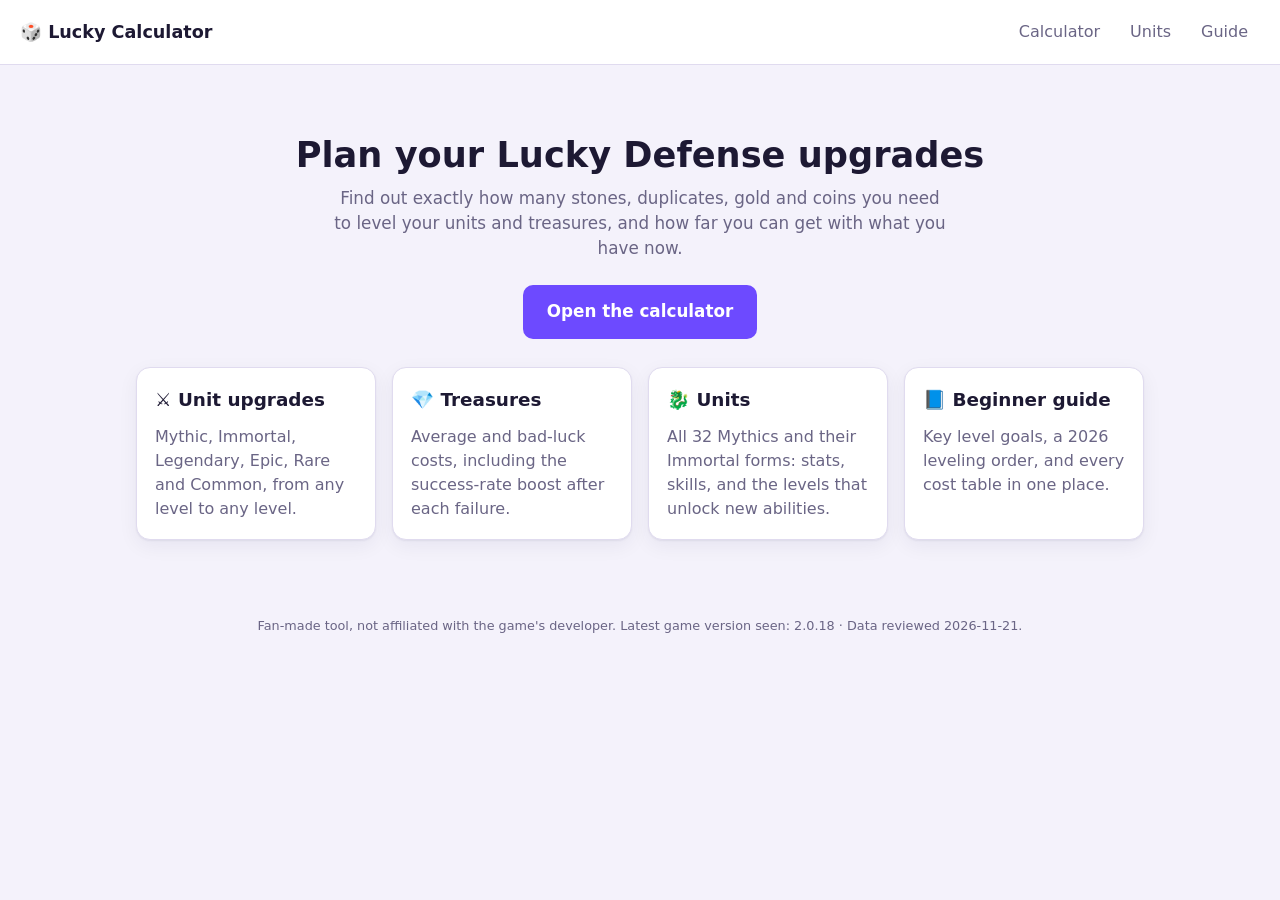
<file: index.html>
<!DOCTYPE html>
<html lang="en">
<head>
    <meta charset="UTF-8">
    <meta name="viewport" content="width=device-width, initial-scale=1.0">
    <title>Lucky Calculator</title>
    <link rel="stylesheet" href="style.css">
</head>
<body>
    <header class="site-header">
        <a class="brand" href="index.html">🎲 Lucky Calculator</a>
        <nav>
            <a href="calculator.html">Calculator</a>
            <a href="units.html">Units</a>
            <a href="beginnerGuide.html">Guide</a>
        </nav>
    </header>

    <main class="container">
        <section class="hero">
            <h1>Plan your Lucky Defense upgrades</h1>
            <p class="lead">Find out exactly how many stones, duplicates, gold and coins you need to level your units and treasures, and how far you can get with what you have now.</p>
            <a class="btn big" href="calculator.html">Open the calculator</a>
        </section>

        <div class="grid three">
            <a class="card link-card" href="calculator.html">
                <h2>⚔️ Unit upgrades</h2>
                <p>Mythic, Immortal, Legendary, Epic, Rare and Common, from any level to any level.</p>
            </a>
            <a class="card link-card" href="calculator.html">
                <h2>💎 Treasures</h2>
                <p>Average and bad-luck costs, including the success-rate boost after each failure.</p>
            </a>
            <a class="card link-card" href="units.html">
                <h2>🐉 Units</h2>
                <p>All 32 Mythics and their Immortal forms: stats, skills, and the levels that unlock new abilities.</p>
            </a>
            <a class="card link-card" href="beginnerGuide.html">
                <h2>📘 Beginner guide</h2>
                <p>Key level goals, a 2026 leveling order, and every cost table in one place.</p>
            </a>
        </div>
    </main>

    <footer class="site-footer">
        Fan-made tool, not affiliated with the game's developer. Latest game version seen: <span data-version></span> · Data reviewed <span data-reviewed></span>.
    </footer>

    <script src="data.js"></script>
    <script src="script.js"></script>
</body>
</html>
</file>
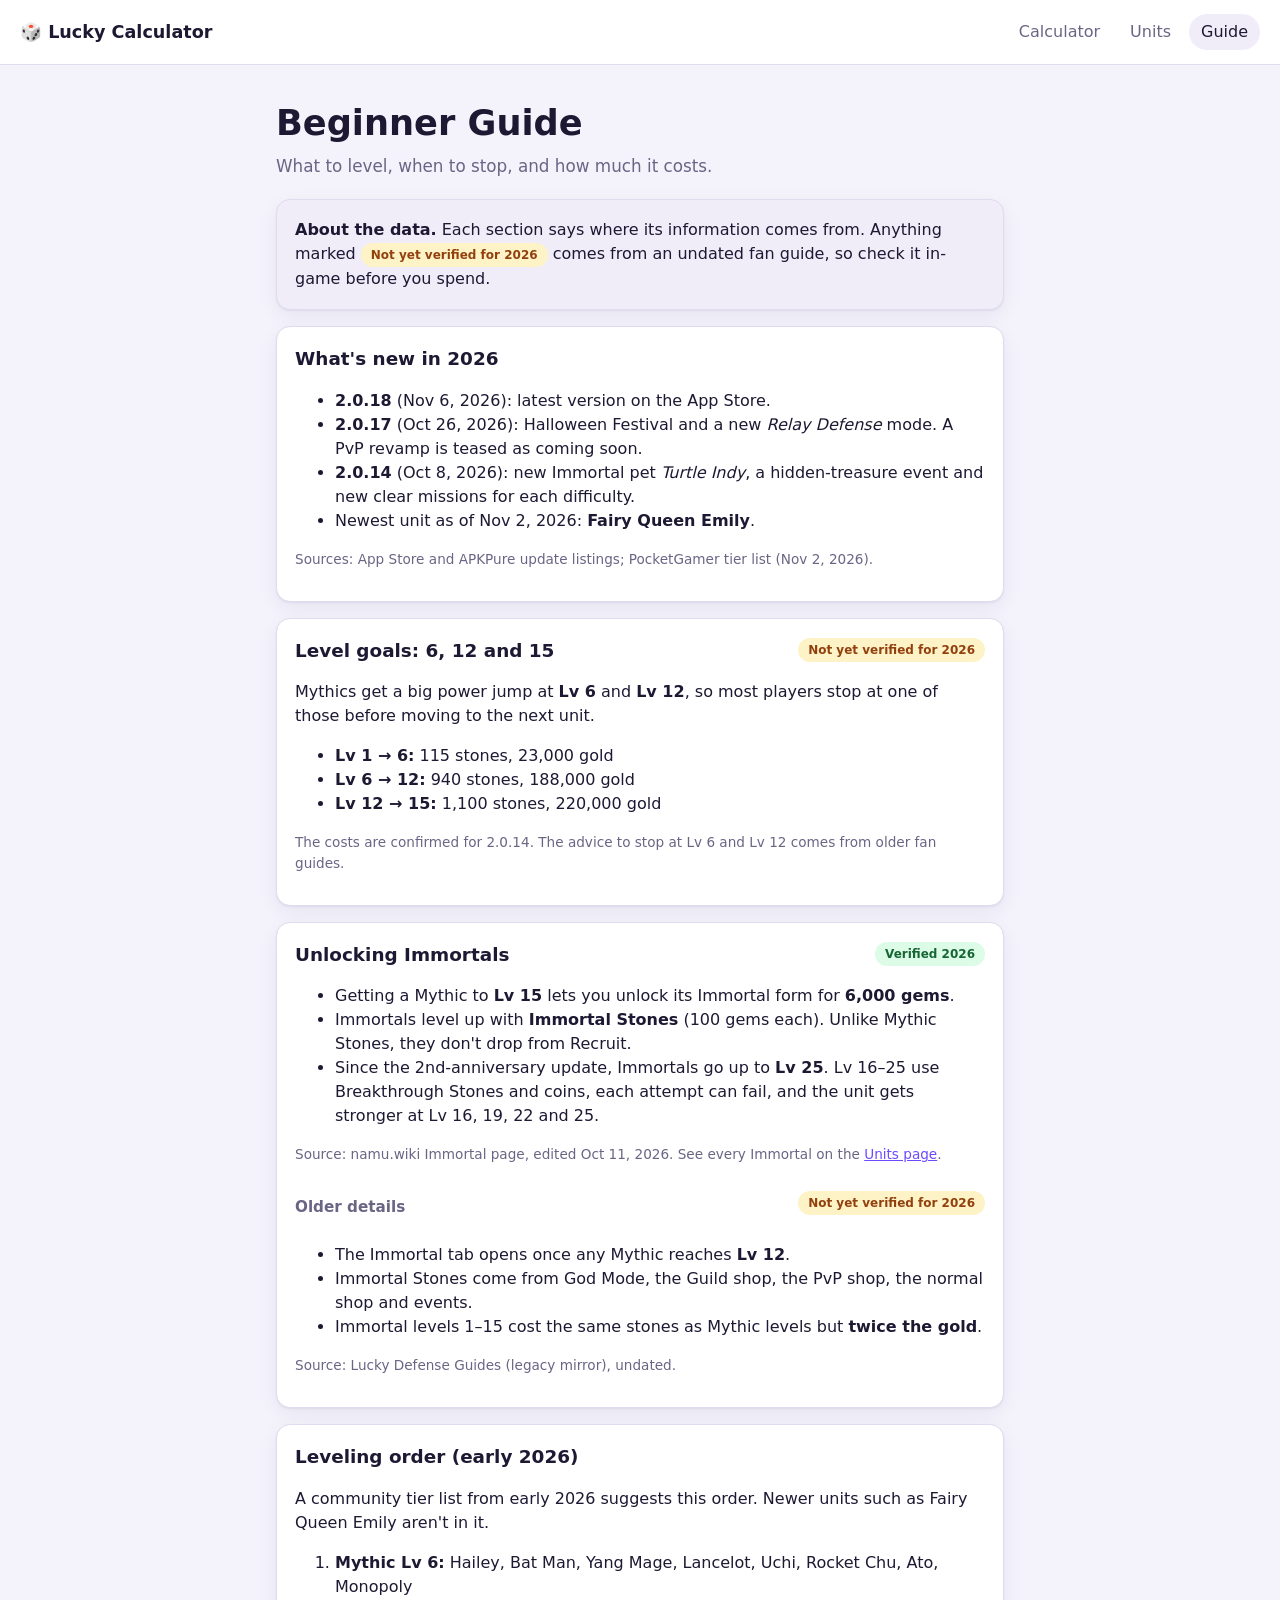
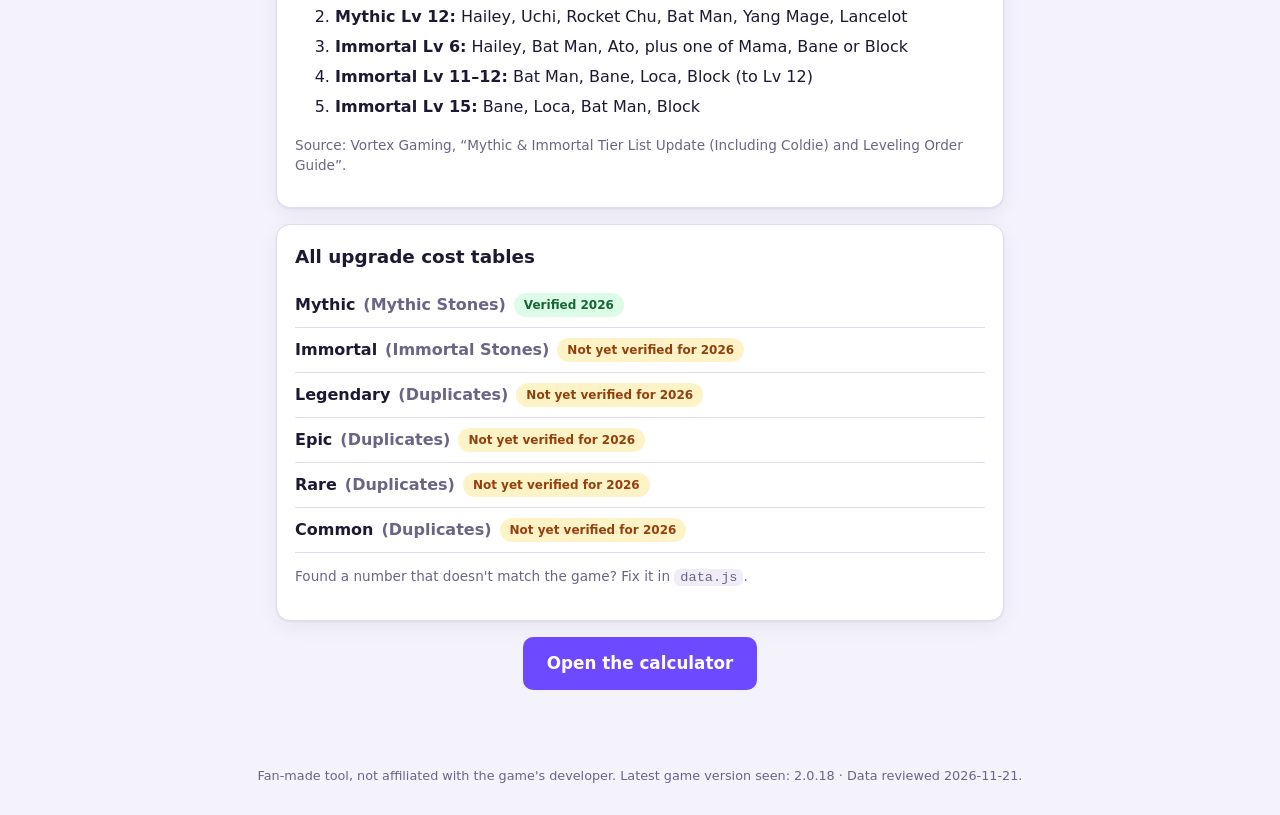
<file: beginnerGuide.html>
<!DOCTYPE html>
<html lang="en">
<head>
    <meta charset="UTF-8">
    <meta name="viewport" content="width=device-width, initial-scale=1.0">
    <title>Beginner Guide · Lucky Calculator</title>
    <link rel="stylesheet" href="style.css">
</head>
<body>
    <header class="site-header">
        <a class="brand" href="index.html">🎲 Lucky Calculator</a>
        <nav>
            <a href="calculator.html">Calculator</a>
            <a href="units.html">Units</a>
            <a href="beginnerGuide.html" aria-current="page">Guide</a>
        </nav>
    </header>

    <main class="container narrow">
        <h1>Beginner Guide</h1>
        <p class="lead">What to level, when to stop, and how much it costs.</p>

        <div class="card notice">
            <strong>About the data.</strong> Each section says where its information comes from.
            Anything marked <span class="badge warn">Not yet verified for 2026</span> comes from an undated fan guide,
            so check it in-game before you spend.
        </div>

        <section class="card">
            <h2>What's new in 2026</h2>
            <ul>
                <li><strong>2.0.18</strong> (Nov 6, 2026): latest version on the App Store.</li>
                <li><strong>2.0.17</strong> (Oct 26, 2026): Halloween Festival and a new <em>Relay Defense</em> mode. A PvP revamp is teased as coming soon.</li>
                <li><strong>2.0.14</strong> (Oct 8, 2026): new Immortal pet <em>Turtle Indy</em>, a hidden-treasure event and new clear missions for each difficulty.</li>
                <li>Newest unit as of Nov 2, 2026: <strong>Fairy Queen Emily</strong>.</li>
            </ul>
            <p class="muted small">Sources: App Store and APKPure update listings; PocketGamer tier list (Nov 2, 2026).</p>
        </section>

        <section class="card">
            <div class="card-head"><h2>Level goals: 6, 12 and 15</h2><span class="badge warn">Not yet verified for 2026</span></div>
            <p>Mythics get a big power jump at <strong>Lv 6</strong> and <strong>Lv 12</strong>, so most players stop at one of those before moving to the next unit.</p>
            <ul>
                <li><strong>Lv 1 → 6:</strong> 115 stones, 23,000 gold</li>
                <li><strong>Lv 6 → 12:</strong> 940 stones, 188,000 gold</li>
                <li><strong>Lv 12 → 15:</strong> 1,100 stones, 220,000 gold</li>
            </ul>
            <p class="muted small">The costs are confirmed for 2.0.14. The advice to stop at Lv 6 and Lv 12 comes from older fan guides.</p>
        </section>

        <section class="card">
            <div class="card-head"><h2>Unlocking Immortals</h2><span class="badge ok">Verified 2026</span></div>
            <ul>
                <li>Getting a Mythic to <strong>Lv 15</strong> lets you unlock its Immortal form for <strong>6,000 gems</strong>.</li>
                <li>Immortals level up with <strong>Immortal Stones</strong> (100 gems each). Unlike Mythic Stones, they don't drop from Recruit.</li>
                <li>Since the 2nd-anniversary update, Immortals go up to <strong>Lv 25</strong>. Lv 16–25 use Breakthrough Stones and coins, each attempt can fail, and the unit gets stronger at Lv 16, 19, 22 and 25.</li>
            </ul>
            <p class="muted small">Source: namu.wiki Immortal page, edited Oct 11, 2026. See every Immortal on the <a href="units.html">Units page</a>.</p>
            <div class="card-head"><h3>Older details</h3><span class="badge warn">Not yet verified for 2026</span></div>
            <ul>
                <li>The Immortal tab opens once any Mythic reaches <strong>Lv 12</strong>.</li>
                <li>Immortal Stones come from God Mode, the Guild shop, the PvP shop, the normal shop and events.</li>
                <li>Immortal levels 1–15 cost the same stones as Mythic levels but <strong>twice the gold</strong>.</li>
            </ul>
            <p class="muted small">Source: Lucky Defense Guides (legacy mirror), undated.</p>
        </section>

        <section class="card">
            <h2>Leveling order (early 2026)</h2>
            <p>A community tier list from early 2026 suggests this order. Newer units such as Fairy Queen Emily aren't in it.</p>
            <ol class="order">
                <li><strong>Mythic Lv 6:</strong> Hailey, Bat Man, Yang Mage, Lancelot, Uchi, Rocket Chu, Ato, Monopoly</li>
                <li><strong>Mythic Lv 12:</strong> Hailey, Uchi, Rocket Chu, Bat Man, Yang Mage, Lancelot</li>
                <li><strong>Immortal Lv 6:</strong> Hailey, Bat Man, Ato, plus one of Mama, Bane or Block</li>
                <li><strong>Immortal Lv 11–12:</strong> Bat Man, Bane, Loca, Block (to Lv 12)</li>
                <li><strong>Immortal Lv 15:</strong> Bane, Loca, Bat Man, Block</li>
            </ol>
            <p class="muted small">Source: Vortex Gaming, “Mythic &amp; Immortal Tier List Update (Including Coldie) and Leveling Order Guide”.</p>
        </section>

        <section class="card">
            <h2>All upgrade cost tables</h2>
            <div id="all-tables"></div>
            <p class="muted small">Found a number that doesn't match the game? Fix it in <code>data.js</code>.</p>
        </section>

        <p class="center"><a class="btn big" href="calculator.html">Open the calculator</a></p>
    </main>

    <footer class="site-footer">
        Fan-made tool, not affiliated with the game's developer. Latest game version seen: <span data-version></span> · Data reviewed <span data-reviewed></span>.
    </footer>

    <script src="data.js"></script>
    <script src="script.js"></script>
</body>
</html>
</file>
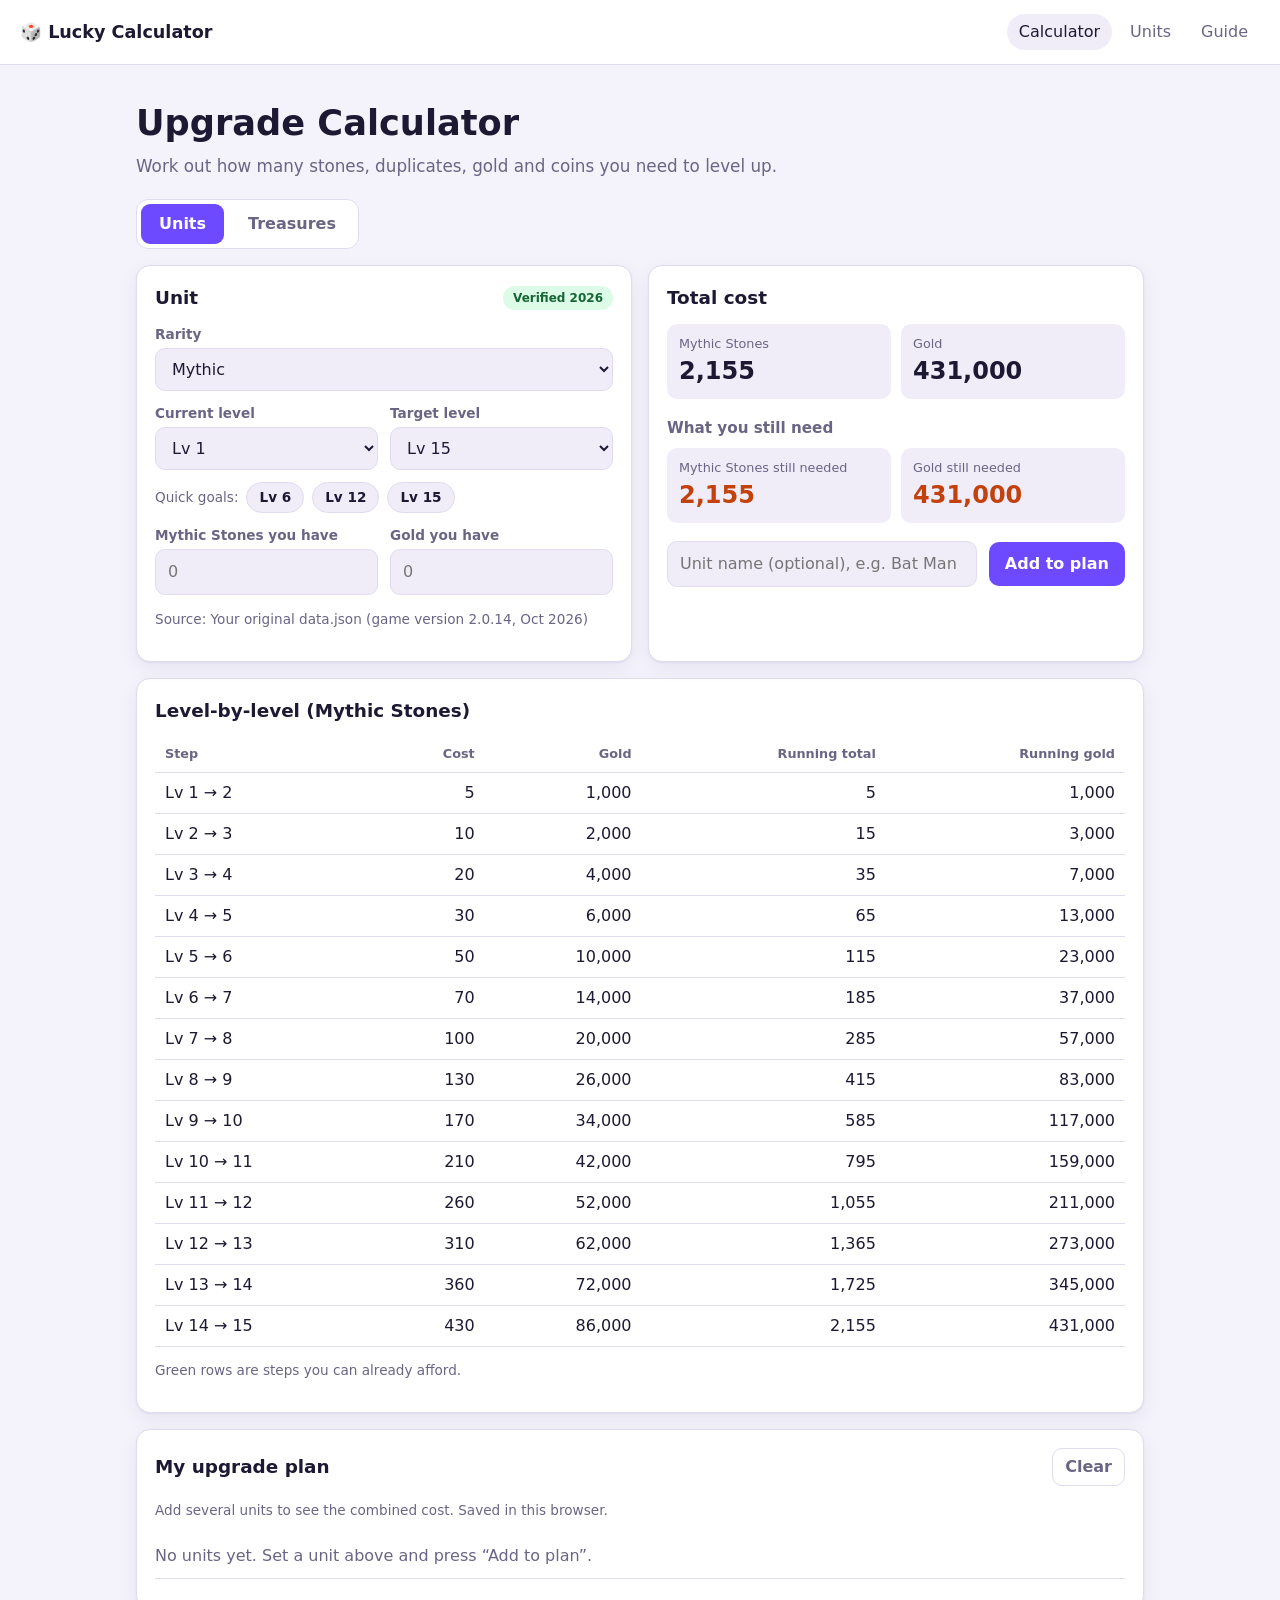
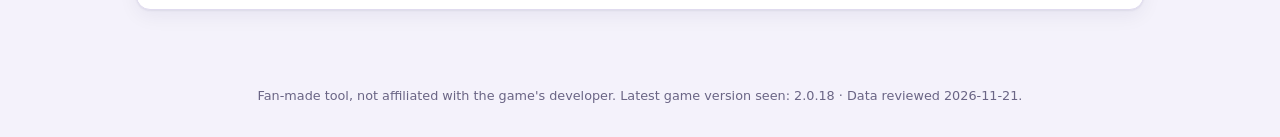
<file: calculator.html>
<!DOCTYPE html>
<html lang="en">
<head>
    <meta charset="UTF-8">
    <meta name="viewport" content="width=device-width, initial-scale=1.0">
    <title>Upgrade Calculator · Lucky Calculator</title>
    <link rel="stylesheet" href="style.css">
</head>
<body>
    <header class="site-header">
        <a class="brand" href="index.html">🎲 Lucky Calculator</a>
        <nav>
            <a href="calculator.html" aria-current="page">Calculator</a>
            <a href="units.html">Units</a>
            <a href="beginnerGuide.html">Guide</a>
        </nav>
    </header>

    <main class="container">
        <h1>Upgrade Calculator</h1>
        <p class="lead">Work out how many stones, duplicates, gold and coins you need to level up.</p>

        <div class="tabs" role="tablist">
            <button role="tab" data-panel="panel-units">Units</button>
            <button role="tab" data-panel="panel-treasure">Treasures</button>
        </div>

        <!-- Units -->
        <section id="panel-units" role="tabpanel">
            <div class="grid">
                <div class="card">
                    <div class="card-head">
                        <h2>Unit</h2>
                        <span id="unit-badge"></span>
                    </div>

                    <label for="unit-type">Rarity</label>
                    <select id="unit-type"></select>

                    <div class="row">
                        <div>
                            <label for="unit-from">Current level</label>
                            <select id="unit-from"></select>
                        </div>
                        <div>
                            <label for="unit-to">Target level</label>
                            <select id="unit-to"></select>
                        </div>
                    </div>

                    <div class="chips" aria-label="Common goals">
                        <span class="muted small">Quick goals:</span>
                        <button class="chip" data-target="6">Lv 6</button>
                        <button class="chip" data-target="12">Lv 12</button>
                        <button class="chip" data-target="15">Lv 15</button>
                    </div>

                    <div class="row">
                        <div>
                            <label for="own-amount" id="own-amount-label">Stones you have</label>
                            <input id="own-amount" type="number" min="0" inputmode="numeric" placeholder="0">
                        </div>
                        <div>
                            <label for="own-gold">Gold you have</label>
                            <input id="own-gold" type="number" min="0" inputmode="numeric" placeholder="0">
                        </div>
                    </div>
                    <p class="muted small" id="unit-source"></p>
                </div>

                <div class="card">
                    <h2>Total cost</h2>
                    <div class="stats" id="unit-total"></div>
                    <h3>What you still need</h3>
                    <div class="stats" id="unit-need"></div>
                    <p id="unit-reach" class="reach"></p>
                    <div class="row add-row">
                        <input id="unit-name" type="text" placeholder="Unit name (optional), e.g. Bat Man" aria-label="Unit name">
                        <button id="add-plan" class="btn">Add to plan</button>
                    </div>
                </div>
            </div>

            <div class="card">
                <h2>Level-by-level (<span id="res-label">Stones</span>)</h2>
                <div class="table-wrap">
                    <table class="data">
                        <thead><tr><th>Step</th><th>Cost</th><th>Gold</th><th>Running total</th><th>Running gold</th></tr></thead>
                        <tbody id="unit-breakdown"></tbody>
                    </table>
                </div>
                <p class="muted small">Green rows are steps you can already afford.</p>
            </div>

            <div class="card">
                <div class="card-head">
                    <h2>My upgrade plan</h2>
                    <button id="clear-plan" class="btn ghost">Clear</button>
                </div>
                <p class="muted small">Add several units to see the combined cost. Saved in this browser.</p>
                <ul class="plan" id="plan-list"></ul>
                <div class="stats" id="plan-total"></div>
            </div>
        </section>

        <!-- Treasures -->
        <section id="panel-treasure" role="tabpanel" hidden>
            <div class="grid">
                <div class="card">
                    <div class="card-head">
                        <h2>Treasure</h2>
                        <span id="tr-badge"></span>
                    </div>
                    <div class="row">
                        <div>
                            <label for="tr-from">Current level</label>
                            <select id="tr-from"></select>
                        </div>
                        <div>
                            <label for="tr-to">Target level</label>
                            <select id="tr-to"></select>
                        </div>
                    </div>
                    <p class="muted small">Treasure upgrades can fail. Each failure raises the success rate a little, up to 10 times, so costs here are averages.</p>
                    <p class="muted small" id="tr-source"></p>
                </div>
                <div class="card">
                    <h2>Average cost</h2>
                    <div class="stats" id="tr-total"></div>
                    <h3>Bad-luck budget</h3>
                    <p class="muted small">9 out of 10 players finish within this.</p>
                    <div class="stats" id="tr-bad"></div>
                </div>
            </div>
            <div class="card">
                <h2>Level-by-level</h2>
                <div class="table-wrap">
                    <table class="data">
                        <thead><tr><th>Step</th><th>Success rate (+ per fail)</th><th>Cost per try</th><th>Avg tries</th><th>90% within</th></tr></thead>
                        <tbody id="tr-breakdown"></tbody>
                    </table>
                </div>
            </div>
        </section>
    </main>

    <footer class="site-footer">
        Fan-made tool, not affiliated with the game's developer. Latest game version seen: <span data-version></span> · Data reviewed <span data-reviewed></span>.
    </footer>

    <script src="data.js"></script>
    <script src="script.js"></script>
</body>
</html>
</file>
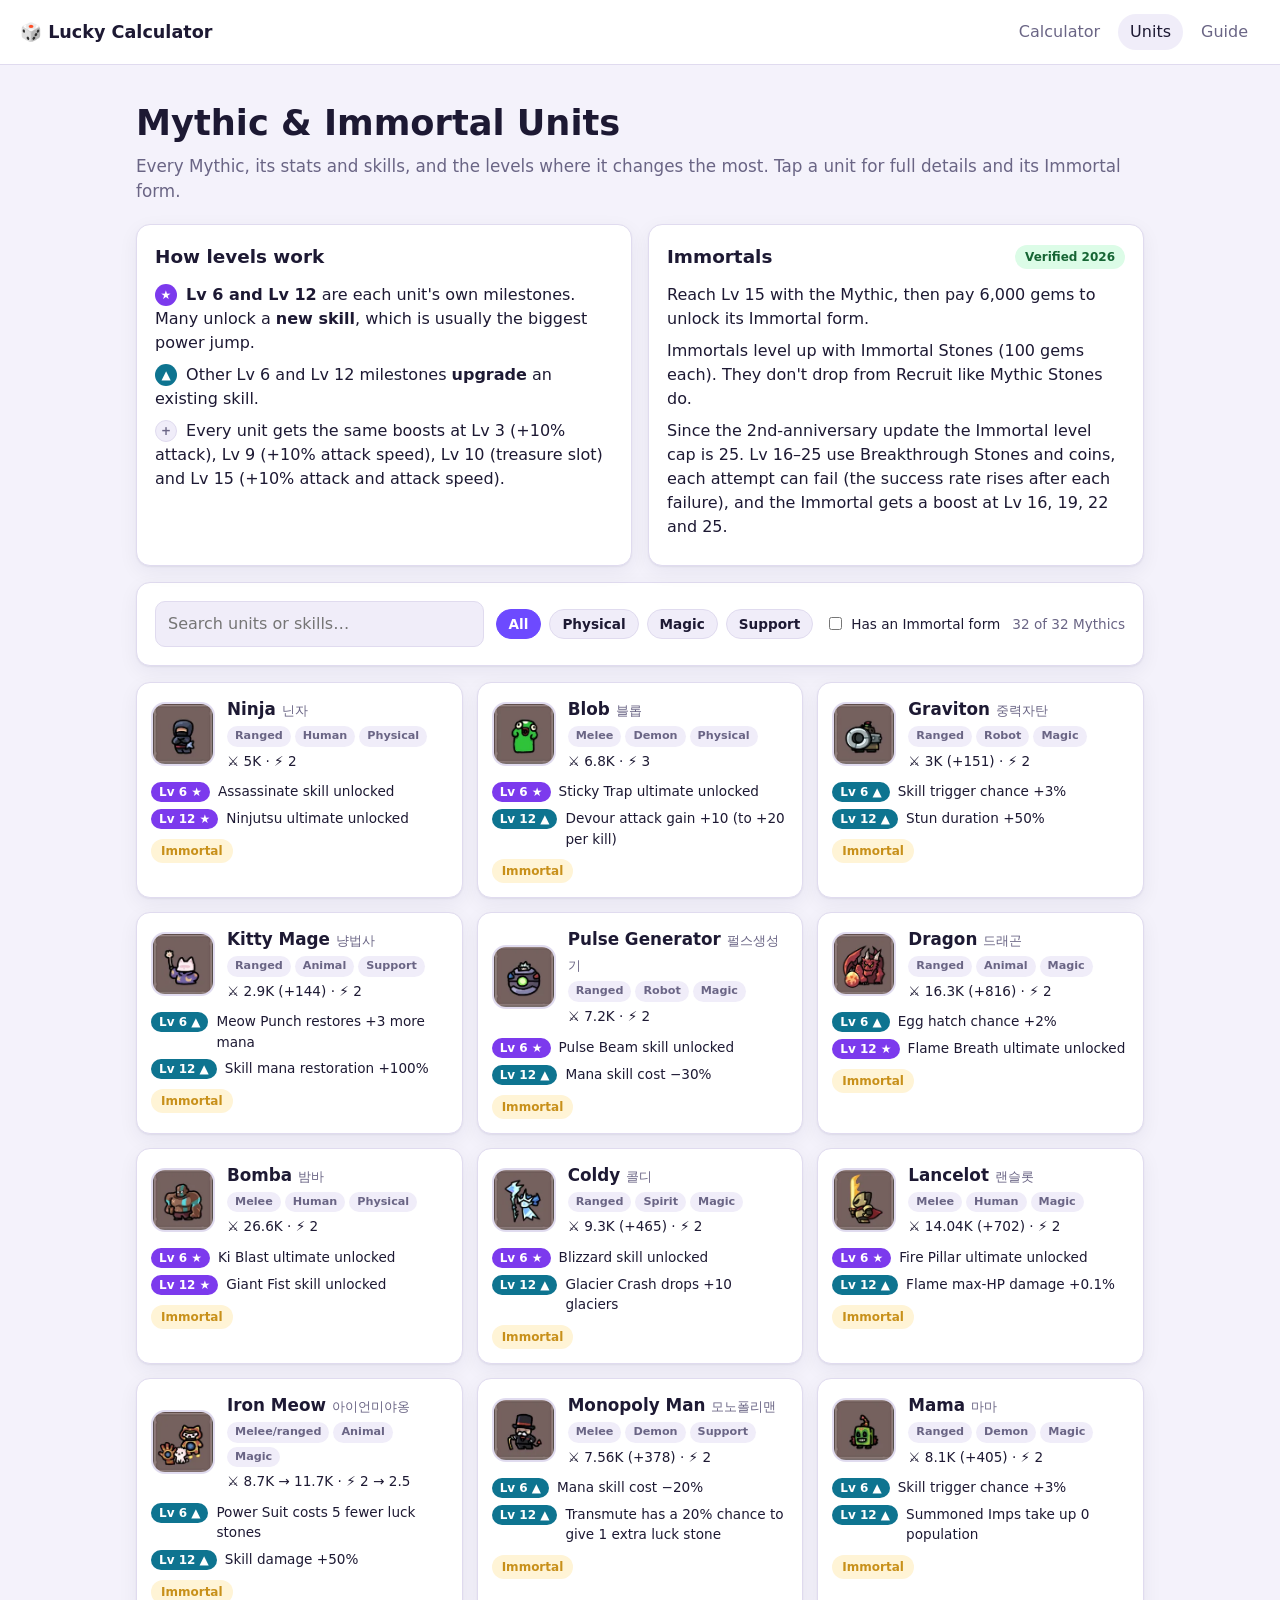
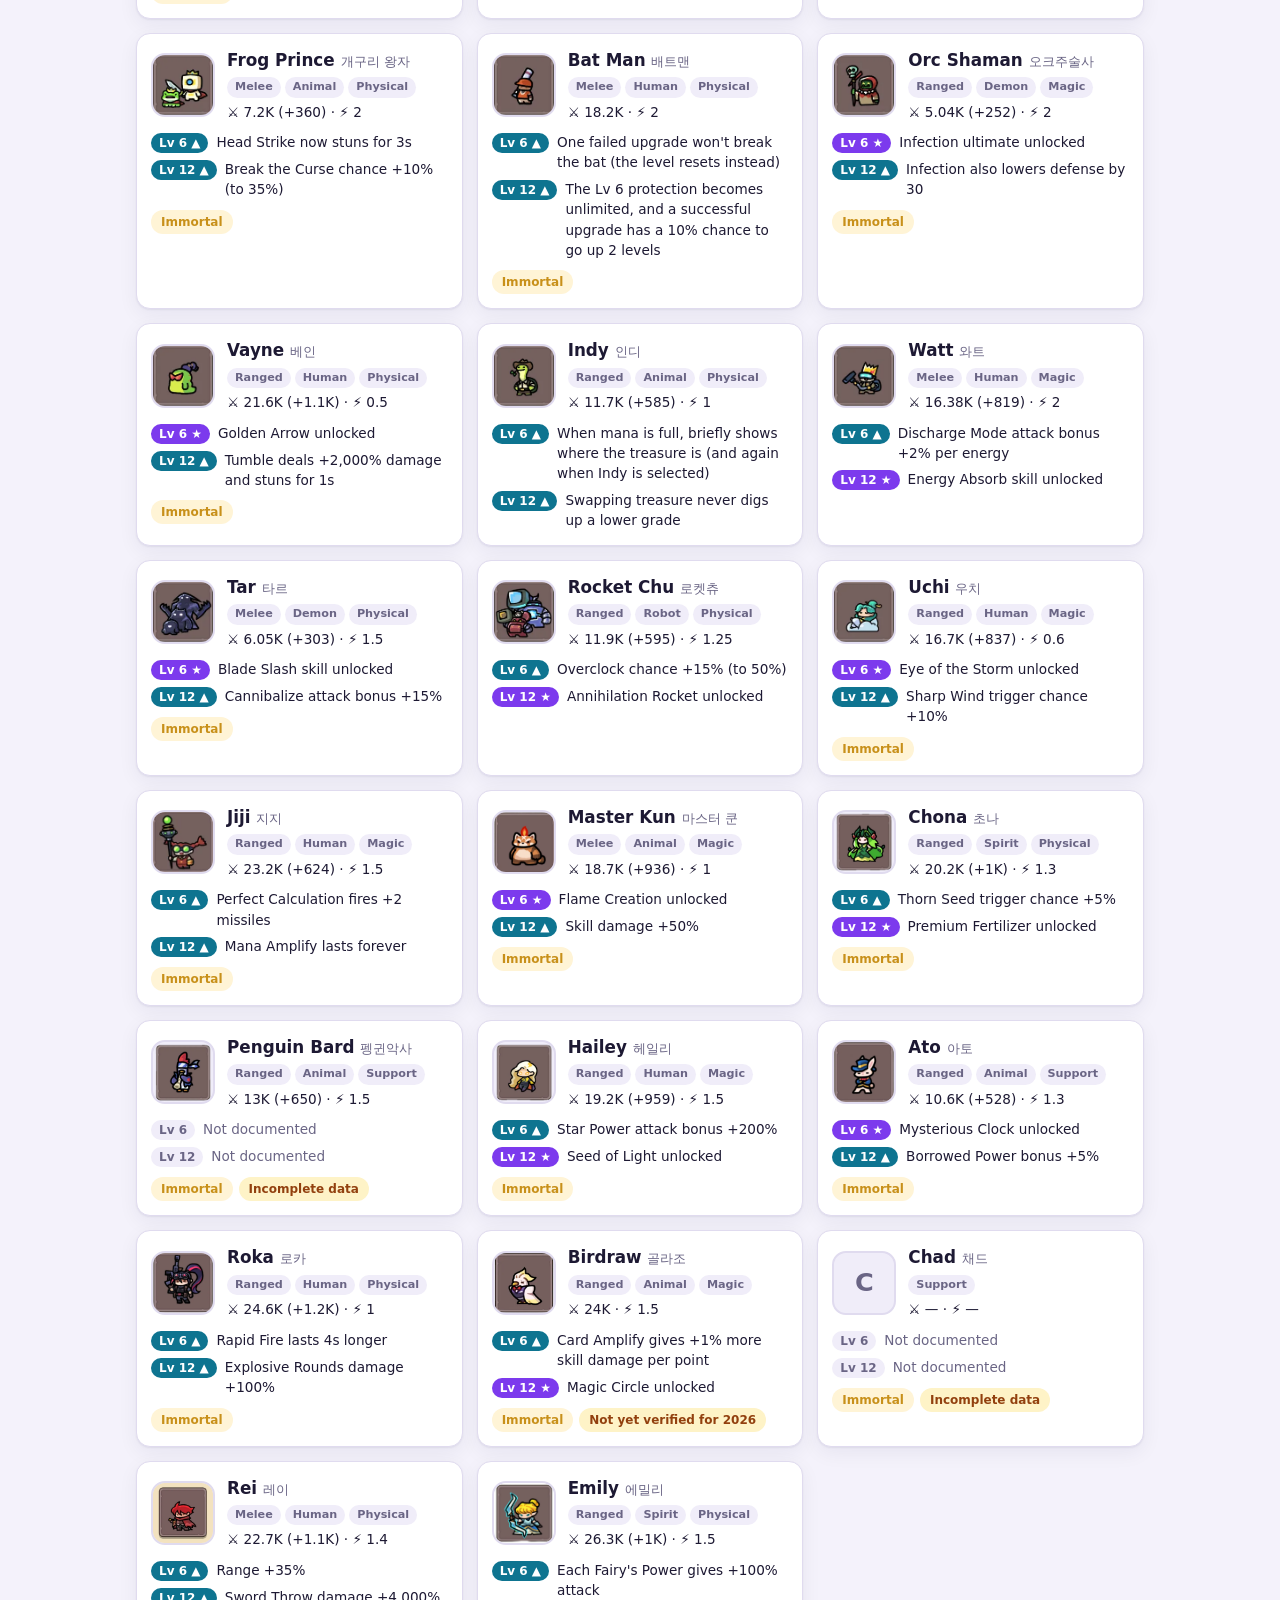
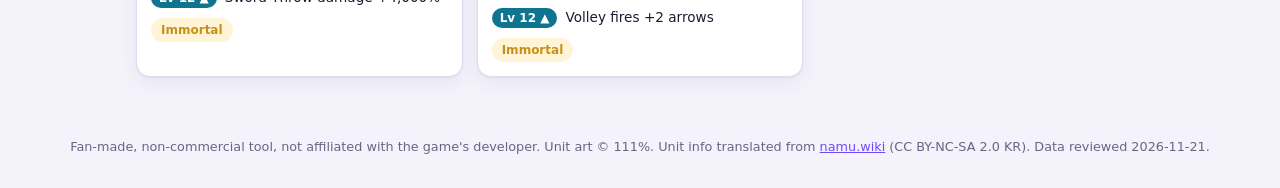
<file: units.html>
<!DOCTYPE html>
<html lang="en">
<head>
    <meta charset="UTF-8">
    <meta name="viewport" content="width=device-width, initial-scale=1.0">
    <title>Units · Lucky Calculator</title>
    <link rel="stylesheet" href="style.css">
</head>
<body>
    <header class="site-header">
        <a class="brand" href="index.html">🎲 Lucky Calculator</a>
        <nav>
            <a href="calculator.html">Calculator</a>
            <a href="units.html" aria-current="page">Units</a>
            <a href="beginnerGuide.html">Guide</a>
        </nav>
    </header>

    <main class="container">
        <h1>Mythic &amp; Immortal Units</h1>
        <p class="lead">Every Mythic, its stats and skills, and the levels where it changes the most. Tap a unit for full details and its Immortal form.</p>

        <div class="grid">
            <section class="card">
                <h2>How levels work</h2>
                <ul class="key-list">
                    <li><span class="key unlock">★</span> <strong>Lv 6 and Lv 12</strong> are each unit's own milestones. Many unlock a <strong>new skill</strong>, which is usually the biggest power jump.</li>
                    <li><span class="key upgrade">▲</span> Other Lv 6 and Lv 12 milestones <strong>upgrade</strong> an existing skill.</li>
                    <li><span class="key small">+</span> Every unit gets the same boosts at Lv 3 (+10% attack), Lv 9 (+10% attack speed), Lv 10 (treasure slot) and Lv 15 (+10% attack and attack speed).</li>
                </ul>
            </section>
            <section class="card">
                <div class="card-head"><h2>Immortals</h2><span class="badge ok">Verified 2026</span></div>
                <ul class="key-list plain">
                    <li id="imm-unlock"></li>
                    <li id="imm-stones"></li>
                    <li id="imm-limit"></li>
                </ul>
            </section>
        </div>

        <div class="filters card">
            <input id="unit-search" type="search" placeholder="Search units or skills…" aria-label="Search units">
            <div class="chips" role="group" aria-label="Damage type">
                <button class="chip" data-damage="all" aria-pressed="true">All</button>
                <button class="chip" data-damage="physical" aria-pressed="false">Physical</button>
                <button class="chip" data-damage="magic" aria-pressed="false">Magic</button>
                <button class="chip" data-damage="support" aria-pressed="false">Support</button>
            </div>
            <label class="check"><input type="checkbox" id="imm-only"> Has an Immortal form</label>
            <span id="unit-count" class="muted small"></span>
        </div>

        <div id="unit-grid" class="unit-grid"></div>
    </main>

    <dialog id="unit-dialog" aria-labelledby="unit-dialog-title">
        <button id="unit-dialog-close" class="icon-btn dlg-close" aria-label="Close">✕</button>
        <div id="unit-dialog-body"></div>
    </dialog>

    <footer class="site-footer">
        Fan-made, non-commercial tool, not affiliated with the game's developer.
        Unit art © 111%. Unit info translated from <a href="https://namu.wiki/w/%EC%9A%B4%EB%B9%A8%EC%A1%B4%EB%A7%8E%EA%B2%9C/%EC%98%81%EC%9B%85/%EC%8B%A0%ED%99%94" target="_blank" rel="noopener">namu.wiki</a> (CC BY-NC-SA 2.0 KR).
        Data reviewed <span data-reviewed></span>.
    </footer>

    <script src="data.js"></script>
    <script src="units-data.js"></script>
    <script src="script.js"></script>
    <script src="units.js"></script>
</body>
</html>
</file>
<file: style.css>
:root {
    --bg: #f4f2fb;
    --surface: #ffffff;
    --surface-2: #f0edf9;
    --text: #1d1933;
    --muted: #6a6585;
    --border: #e0dbef;
    --accent: #6d4aff;
    --accent-ink: #ffffff;
    --gold: #b7791f;
    --need: #c2410c;
    --ok-bg: #dcfce7;
    --ok-ink: #166534;
    --warn-bg: #fef3c7;
    --warn-ink: #92400e;
    --row-ok: #ecfdf3;
    --radius: 14px;
    --shadow: 0 1px 2px rgba(20, 10, 60, .06), 0 6px 20px rgba(20, 10, 60, .06);
}

@media (prefers-color-scheme: dark) {
    :root {
        --bg: #12101d;
        --surface: #1c1930;
        --surface-2: #26223e;
        --text: #ece9fb;
        --muted: #a29dc0;
        --border: #332e52;
        --accent: #9b82ff;
        --accent-ink: #12101d;
        --gold: #f6c453;
        --need: #fb923c;
        --ok-bg: #14532d;
        --ok-ink: #bbf7d0;
        --warn-bg: #4a3410;
        --warn-ink: #fde68a;
        --row-ok: #173326;
        --shadow: none;
    }
}

* { box-sizing: border-box; }

body {
    margin: 0;
    font-family: system-ui, -apple-system, "Segoe UI", Roboto, sans-serif;
    background: var(--bg);
    color: var(--text);
    line-height: 1.5;
}

a { color: var(--accent); }

.site-header {
    display: flex;
    justify-content: space-between;
    align-items: center;
    flex-wrap: wrap;
    gap: 8px;
    padding: 14px 20px;
    background: var(--surface);
    border-bottom: 1px solid var(--border);
}
.brand { font-weight: 700; font-size: 1.1rem; text-decoration: none; color: var(--text); }
.site-header nav { display: flex; gap: 6px; }
.site-header nav a {
    text-decoration: none; color: var(--muted); padding: 6px 12px; border-radius: 999px; font-weight: 500;
}
.site-header nav a[aria-current="page"], .site-header nav a:hover { background: var(--surface-2); color: var(--text); }

.container { max-width: 1040px; margin: 0 auto; padding: 24px 16px 40px; }
.container.narrow { max-width: 760px; }

h1 { font-size: clamp(1.6rem, 4vw, 2.2rem); margin: 8px 0 4px; }
h2 { font-size: 1.15rem; margin: 0 0 12px; }
h3 { font-size: .95rem; margin: 18px 0 8px; color: var(--muted); font-weight: 600; }
.lead { color: var(--muted); margin: 0 0 20px; font-size: 1.05rem; }
.muted { color: var(--muted); }
.small { font-size: .85rem; }
.center { text-align: center; }

.hero { text-align: center; padding: 32px 0 28px; }
.hero .lead { max-width: 620px; margin: 0 auto 24px; }

.grid { display: grid; grid-template-columns: 1fr 1fr; gap: 16px; }
.grid.three { grid-template-columns: repeat(auto-fit, minmax(220px, 1fr)); }
@media (max-width: 760px) {
    .grid, .grid.three { grid-template-columns: 1fr; }
}

.card {
    background: var(--surface);
    border: 1px solid var(--border);
    border-radius: var(--radius);
    padding: 18px;
    margin-bottom: 16px;
    box-shadow: var(--shadow);
    min-width: 0;
}
.card-head { display: flex; justify-content: space-between; align-items: center; gap: 8px; flex-wrap: wrap; margin-bottom: 12px; }
.card-head h2 { margin: 0; }
.notice { background: var(--surface-2); }
.link-card { text-decoration: none; color: var(--text); transition: transform .15s; }
.link-card:hover { transform: translateY(-2px); border-color: var(--accent); }
.link-card p { color: var(--muted); margin: 0; }

label { display: block; font-size: .85rem; font-weight: 600; margin: 12px 0 4px; color: var(--muted); }
select, input {
    width: 100%;
    font: inherit;
    padding: 10px 12px;
    border: 1px solid var(--border);
    border-radius: 10px;
    background: var(--surface-2);
    color: var(--text);
}
select:focus, input:focus { outline: 2px solid var(--accent); outline-offset: 1px; }

.row { display: grid; grid-template-columns: 1fr 1fr; gap: 12px; }
.add-row { grid-template-columns: 1fr auto; margin-top: 18px; align-items: center; }
@media (max-width: 420px) { .add-row { grid-template-columns: 1fr; } }

.btn {
    display: inline-block;
    font: inherit; font-weight: 600;
    background: var(--accent); color: var(--accent-ink);
    border: 0; border-radius: 10px;
    padding: 10px 16px;
    cursor: pointer; text-decoration: none;
}
.btn:hover { filter: brightness(1.08); }
.btn.big { padding: 14px 24px; font-size: 1.05rem; }
.btn.ghost { background: transparent; color: var(--muted); border: 1px solid var(--border); padding: 6px 12px; }

.chips { display: flex; align-items: center; gap: 8px; flex-wrap: wrap; margin-top: 12px; }
.chip {
    font: inherit; font-size: .85rem; font-weight: 600;
    background: var(--surface-2); color: var(--text);
    border: 1px solid var(--border); border-radius: 999px;
    padding: 4px 12px; cursor: pointer;
}
.chip:hover { border-color: var(--accent); color: var(--accent); }

.tabs { display: flex; gap: 6px; margin-bottom: 16px; background: var(--surface); border: 1px solid var(--border); border-radius: 12px; padding: 4px; width: fit-content; }
.tabs [role=tab] {
    font: inherit; font-weight: 600; border: 0; background: transparent; color: var(--muted);
    padding: 8px 18px; border-radius: 9px; cursor: pointer;
}
.tabs [role=tab][aria-selected="true"] { background: var(--accent); color: var(--accent-ink); }

.stats { display: grid; grid-template-columns: repeat(auto-fit, minmax(140px, 1fr)); gap: 10px; }
.stat { background: var(--surface-2); border-radius: 10px; padding: 10px 12px; }
.stat-label { display: block; font-size: .8rem; color: var(--muted); }
.stat-value { display: block; font-size: 1.5rem; font-weight: 700; font-variant-numeric: tabular-nums; }
.stat-value.need { color: var(--need); }
.ready { color: var(--ok-ink); background: var(--ok-bg); padding: 10px 12px; border-radius: 10px; margin: 0; font-weight: 600; }
.reach { font-weight: 600; margin: 12px 0 0; }
.reach:empty { display: none; }

.badge { display: inline-block; font-size: .75rem; font-weight: 700; padding: 3px 10px; border-radius: 999px; white-space: nowrap; }
.badge.ok { background: var(--ok-bg); color: var(--ok-ink); }
.badge.warn { background: var(--warn-bg); color: var(--warn-ink); }

.table-wrap { overflow-x: auto; }
table.data { width: 100%; border-collapse: collapse; font-variant-numeric: tabular-nums; }
table.data th, table.data td { text-align: right; padding: 8px 10px; border-bottom: 1px solid var(--border); white-space: nowrap; }
table.data th:first-child, table.data td:first-child { text-align: left; }
table.data th { font-size: .8rem; color: var(--muted); font-weight: 600; }
table.data tr.reachable td { background: var(--row-ok); }
table.data tr.sum td { font-weight: 700; border-top: 2px solid var(--border); }

.plan { list-style: none; padding: 0; margin: 0 0 12px; }
.plan li {
    display: flex; justify-content: space-between; align-items: center; gap: 8px; flex-wrap: wrap;
    padding: 10px 0; border-bottom: 1px solid var(--border);
}
.icon-btn { border: 0; background: transparent; color: var(--muted); cursor: pointer; font-size: 1rem; padding: 2px 6px; margin-left: 6px; }
.icon-btn:hover { color: var(--need); }

details { border-bottom: 1px solid var(--border); padding: 10px 0; }
details summary { cursor: pointer; font-weight: 600; display: flex; gap: 8px; align-items: center; flex-wrap: wrap; }
details table { margin-top: 10px; }

ol.order li { margin-bottom: 6px; }
code { background: var(--surface-2); padding: 1px 6px; border-radius: 6px; }

.site-footer { text-align: center; color: var(--muted); font-size: .8rem; padding: 20px 16px 32px; }

/* ---------- Units page ---------- */
:root { --imm: #c8901a; --imm-bg: #fff4d6; --unlock: #7c3aed; --upgrade: #0e7490; }
@media (prefers-color-scheme: dark) {
    :root { --imm: #f6c453; --imm-bg: #3b2c0c; --unlock: #c4b5fd; --upgrade: #67e8f9; }
}

.key-list { margin: 0; padding-left: 0; list-style: none; }
.key-list li { margin-bottom: 8px; }
.key-list.plain li { padding-left: 0; }
.key { display: inline-grid; place-items: center; width: 22px; height: 22px; border-radius: 50%; font-size: .75rem; font-weight: 700; margin-right: 4px; vertical-align: middle; }
.key.unlock { background: var(--unlock); color: var(--surface); }
.key.upgrade { background: var(--upgrade); color: var(--surface); }
.key.small { background: var(--surface-2); color: var(--muted); border: 1px solid var(--border); }
.legend { color: var(--muted); display: flex; gap: 12px; flex-wrap: wrap; align-items: center; }

.filters { display: flex; flex-wrap: wrap; gap: 12px; align-items: center; }
.filters input[type=search] { flex: 1 1 220px; width: auto; }
.filters .chips { margin: 0; }
.chip[aria-pressed="true"] { background: var(--accent); color: var(--accent-ink); border-color: var(--accent); }
.check { display: flex; align-items: center; gap: 6px; margin: 0; color: var(--text); font-weight: 500; }
.check input { width: auto; }

.unit-grid { display: grid; grid-template-columns: repeat(auto-fill, minmax(280px, 1fr)); gap: 14px; }
.unit-card {
    font: inherit; color: inherit; text-align: left; cursor: pointer;
    background: var(--surface); border: 1px solid var(--border); border-radius: var(--radius);
    padding: 14px; box-shadow: var(--shadow); display: flex; flex-direction: column; gap: 10px;
    transition: transform .15s, border-color .15s;
}
.unit-card:hover, .unit-card:focus-visible { transform: translateY(-2px); border-color: var(--accent); outline: none; }
.unit-top { display: flex; gap: 12px; align-items: center; }
.unit-id { min-width: 0; }
.unit-id h2, .unit-id h4 { margin: 0 0 4px; font-size: 1.05rem; }
.ko { font-size: .8rem; color: var(--muted); font-weight: 500; }
.tags { display: flex; gap: 4px; flex-wrap: wrap; margin-bottom: 4px; }
.tag { font-size: .7rem; font-weight: 600; padding: 2px 8px; border-radius: 999px; background: var(--surface-2); color: var(--muted); }
.mini-stats { font-size: .85rem; font-variant-numeric: tabular-nums; }

.portrait {
    position: relative; flex: 0 0 auto; width: 64px; height: 64px; border-radius: 14px; overflow: hidden;
    background: var(--surface-2); border: 2px solid var(--border); display: grid; place-items: center;
}
.portrait::before { content: attr(data-letter); font-size: 1.6rem; font-weight: 800; color: var(--muted); }
.portrait img { position: absolute; inset: 0; width: 100%; height: 100%; object-fit: cover; }
.portrait.gold { border-color: var(--imm); background: var(--imm-bg); box-shadow: 0 0 0 2px var(--imm-bg); }
.portrait.fallback img { filter: sepia(.6) saturate(1.6) hue-rotate(-10deg); }
.portrait.fallback::after { content: "★"; position: absolute; right: 2px; bottom: 0; color: var(--imm); font-size: .9rem; text-shadow: 0 0 2px var(--surface); }
.big-portrait { width: 96px; height: 96px; }

.ms-list { list-style: none; margin: 0; padding: 0; display: grid; gap: 6px; }
.ms { font-size: .85rem; display: flex; gap: 8px; align-items: baseline; }
.ms b { flex: 0 0 auto; font-size: .75rem; padding: 1px 8px; border-radius: 999px; white-space: nowrap; }
.ms.unlock b { background: var(--unlock); color: var(--surface); }
.ms.upgrade b { background: var(--upgrade); color: var(--surface); }
.ms.none b { background: var(--surface-2); color: var(--muted); }
.ms.none span { color: var(--muted); }
.flags { display: flex; gap: 6px; flex-wrap: wrap; }
.flags:empty { display: none; }
.badge.imm { background: var(--imm-bg); color: var(--imm); }
.empty { grid-column: 1 / -1; text-align: center; padding: 30px 0; }

dialog#unit-dialog {
    width: min(760px, calc(100vw - 24px)); max-height: calc(100vh - 32px); padding: 22px;
    border: 1px solid var(--border); border-radius: var(--radius); background: var(--surface); color: var(--text);
}
dialog#unit-dialog::backdrop { background: rgba(10, 8, 25, .6); }
.dlg-close { position: absolute; top: 10px; right: 10px; font-size: 1.2rem; }
.dlg-head { margin-bottom: 8px; padding-right: 30px; }
dialog h3 { margin-top: 22px; }
.note { background: var(--surface-2); border-radius: 10px; padding: 10px 12px; font-size: .9rem; }

.timeline { list-style: none; padding: 0; margin: 8px 0 6px; display: grid; grid-template-columns: repeat(15, 1fr); position: relative; }
.timeline::before { content: ""; position: absolute; left: 3%; right: 3%; top: 13px; height: 3px; background: var(--border); border-radius: 2px; }
.timeline li { display: flex; flex-direction: column; align-items: center; gap: 4px; position: relative; }
.timeline .dot { width: 12px; height: 12px; margin-top: 8px; border-radius: 50%; background: var(--border); font-size: 0; display: grid; place-items: center; }
.timeline .small .dot { width: 18px; height: 18px; margin-top: 5px; background: var(--surface-2); border: 1px solid var(--border); color: var(--muted); font-size: .7rem; }
.timeline .big .dot { width: 28px; height: 28px; margin-top: 0; font-size: .85rem; font-weight: 700; color: var(--surface); }
.timeline .unlock .dot { background: var(--unlock); }
.timeline .upgrade .dot { background: var(--upgrade); }
.timeline .none .dot { background: var(--muted); }
.timeline .lv { font-size: .7rem; color: var(--muted); font-variant-numeric: tabular-nums; }
.timeline .big .lv { font-weight: 700; color: var(--text); }

table.data.ms-table td, table.data.ms-table th { white-space: normal; text-align: left; }
.ms-table td:first-child { white-space: nowrap; font-weight: 600; }
table.data.ms-table td:nth-child(2) { white-space: nowrap; }
.imm-block table.data.ms-table td:nth-child(2) { white-space: normal; }
.ms-table tr.unlock td:nth-child(2) { color: var(--unlock); font-weight: 700; }
.ms-table tr.upgrade td:nth-child(2) { color: var(--upgrade); font-weight: 700; }
.ms-table tr.common td { color: var(--muted); }

.skills { list-style: none; padding: 0; margin: 0; display: grid; gap: 10px; }
.skills li { display: flex; gap: 10px; align-items: flex-start; }
.skills p { margin: 2px 0 0; font-size: .9rem; color: var(--muted); }
.kind { flex: 0 0 74px; text-align: center; font-size: .7rem; font-weight: 700; padding: 3px 0; border-radius: 6px; background: var(--surface-2); color: var(--muted); }
.kind.ultimate { background: var(--imm-bg); color: var(--imm); }
.kind.passive { background: var(--ok-bg); color: var(--ok-ink); }
.imm-block { margin-top: 22px; padding: 14px; border-radius: 12px; border: 1px solid var(--imm); background: linear-gradient(180deg, var(--imm-bg), transparent 70%); }
.imm-block h3 { margin-top: 0; color: var(--imm); }

@media (max-width: 520px) {
    .timeline .small .dot { width: 12px; height: 12px; font-size: 0; margin-top: 8px; }
    .timeline .big .dot { width: 22px; height: 22px; margin-top: 3px; font-size: .7rem; }
    .timeline .lv { font-size: .6rem; }
    .kind { flex-basis: 62px; }
}
</file>
